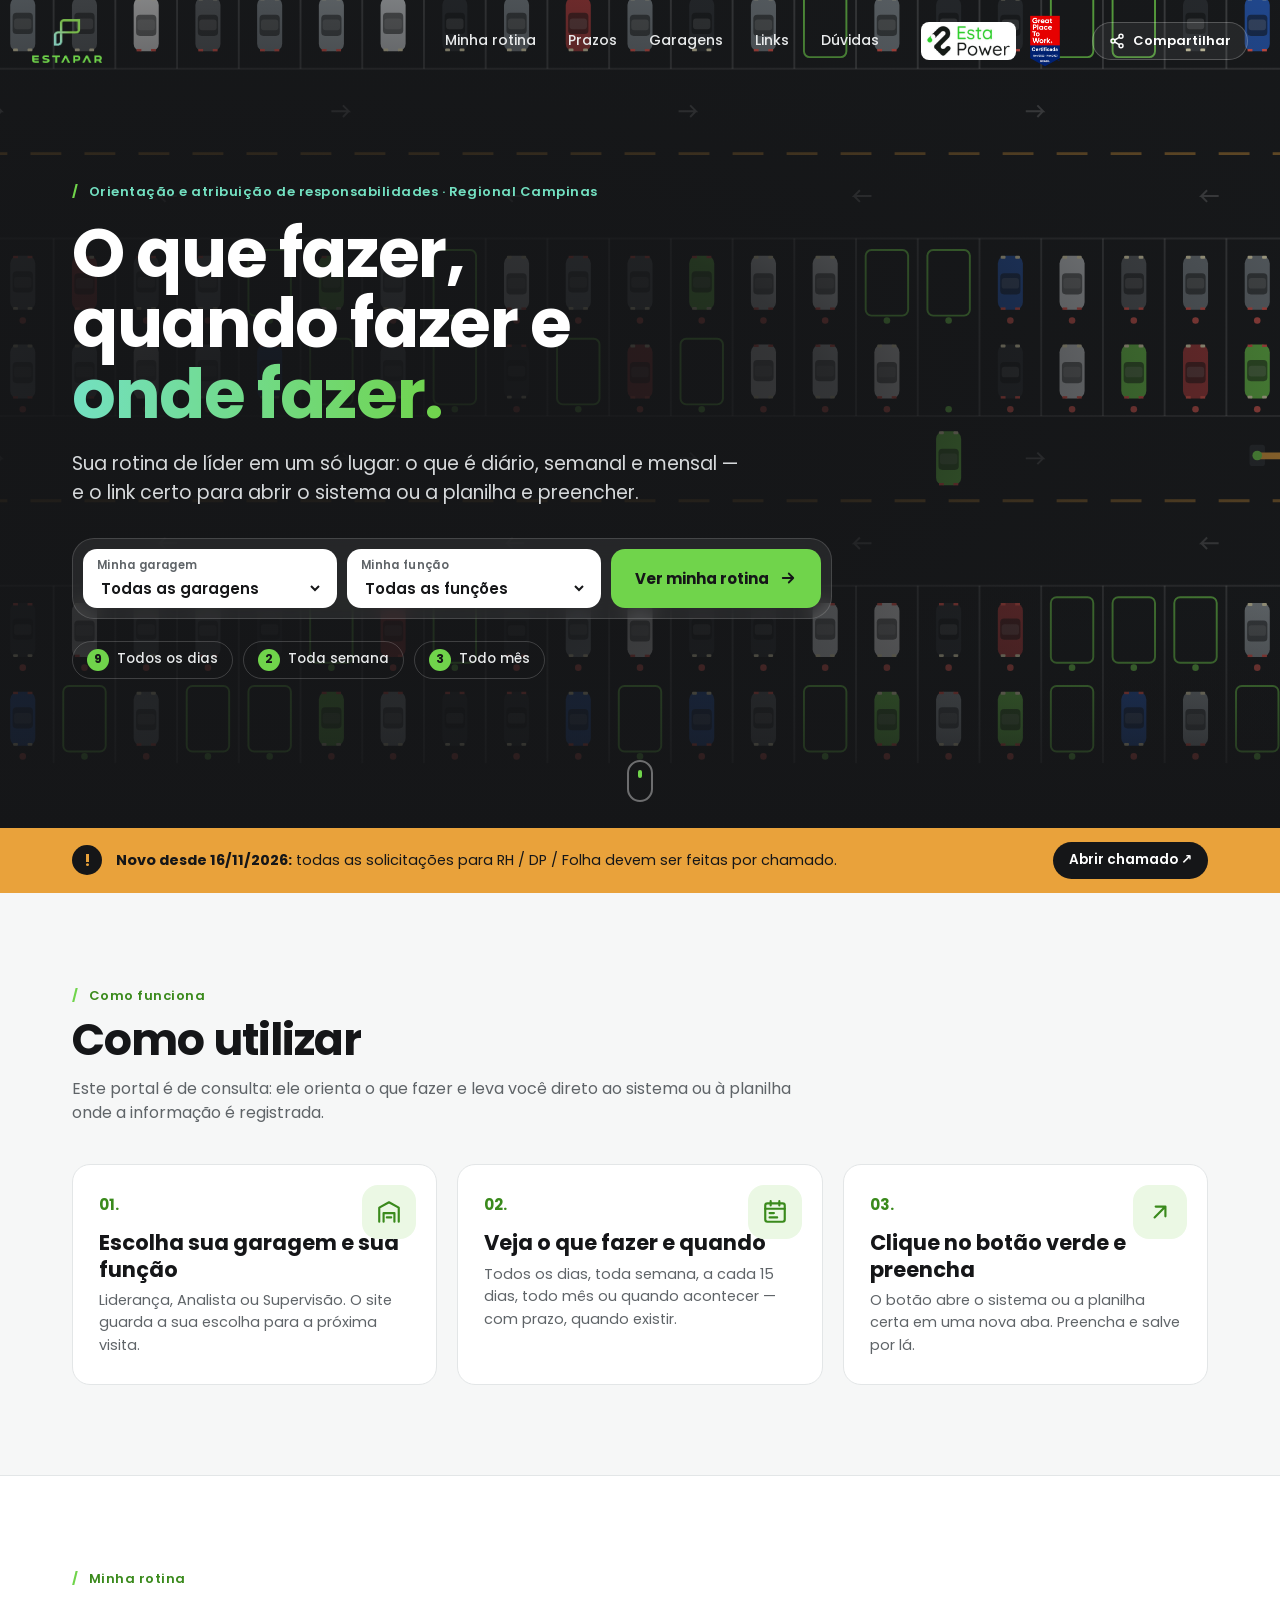
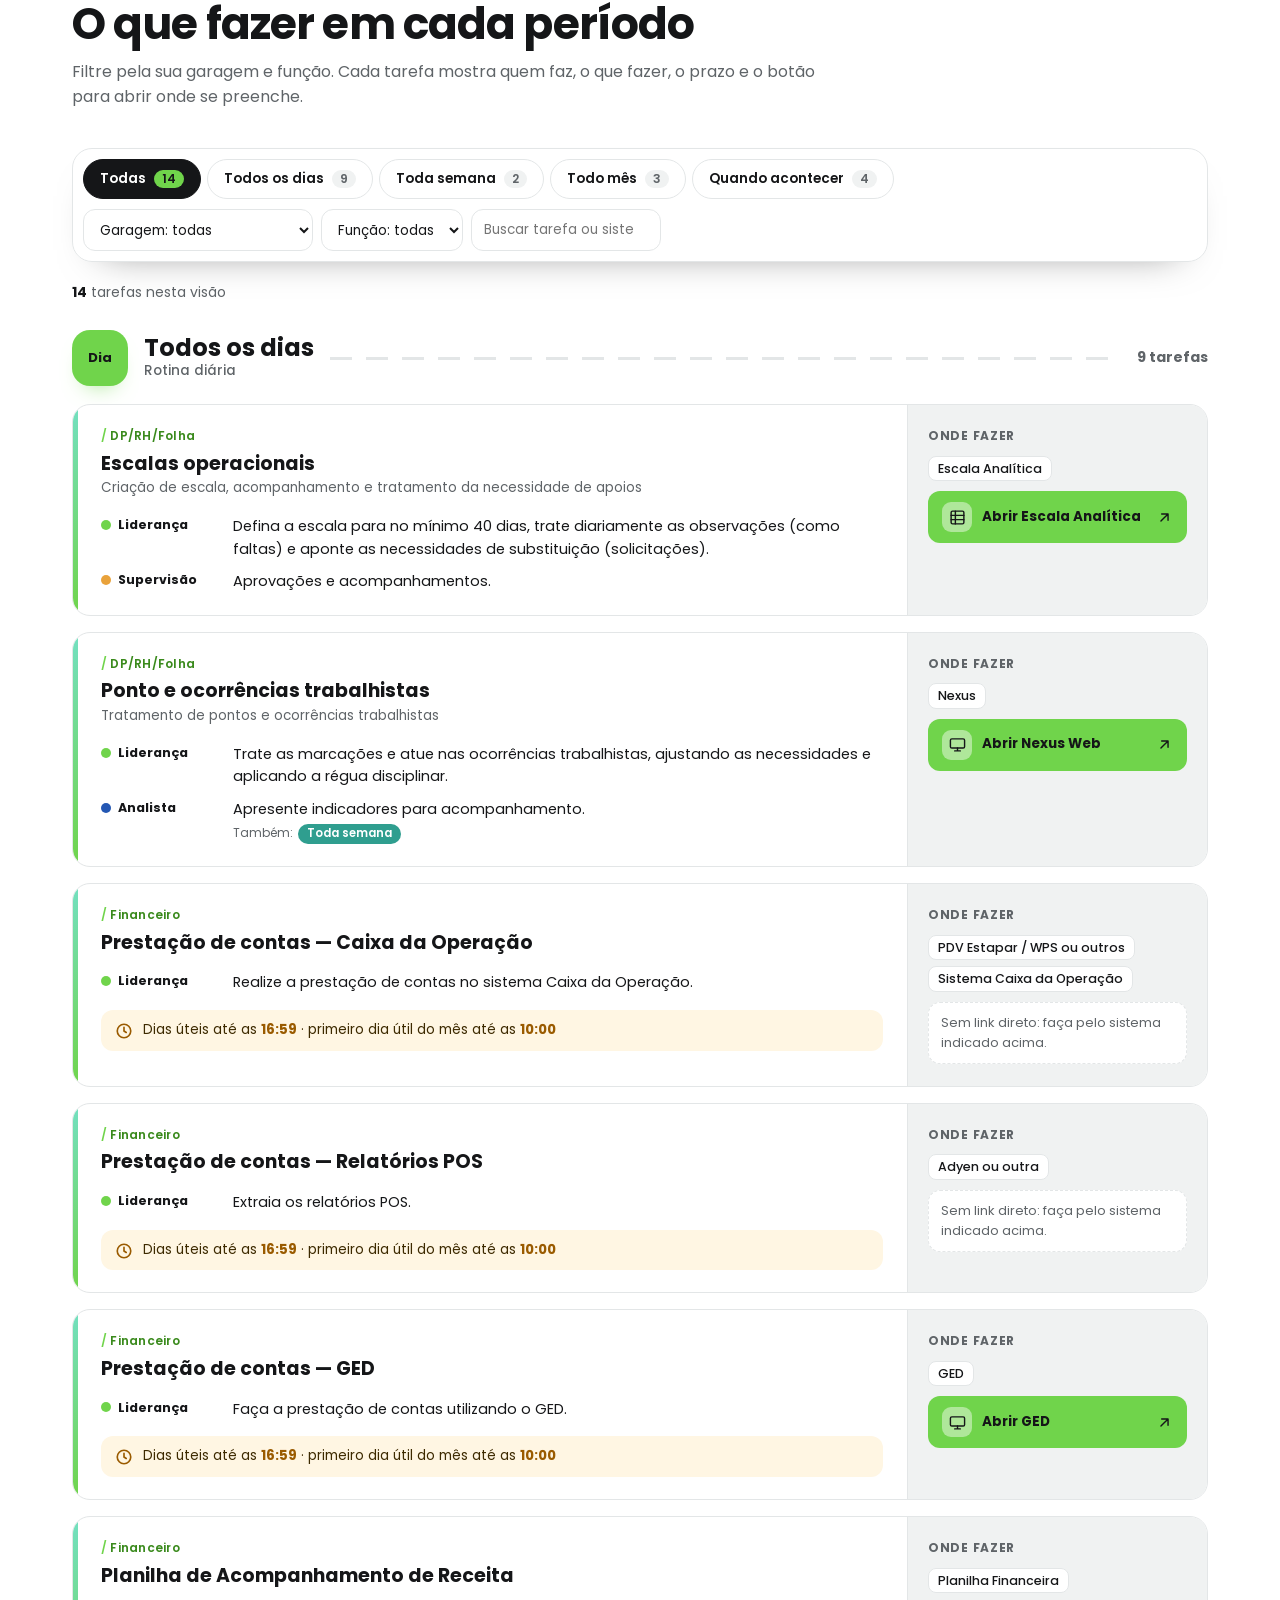
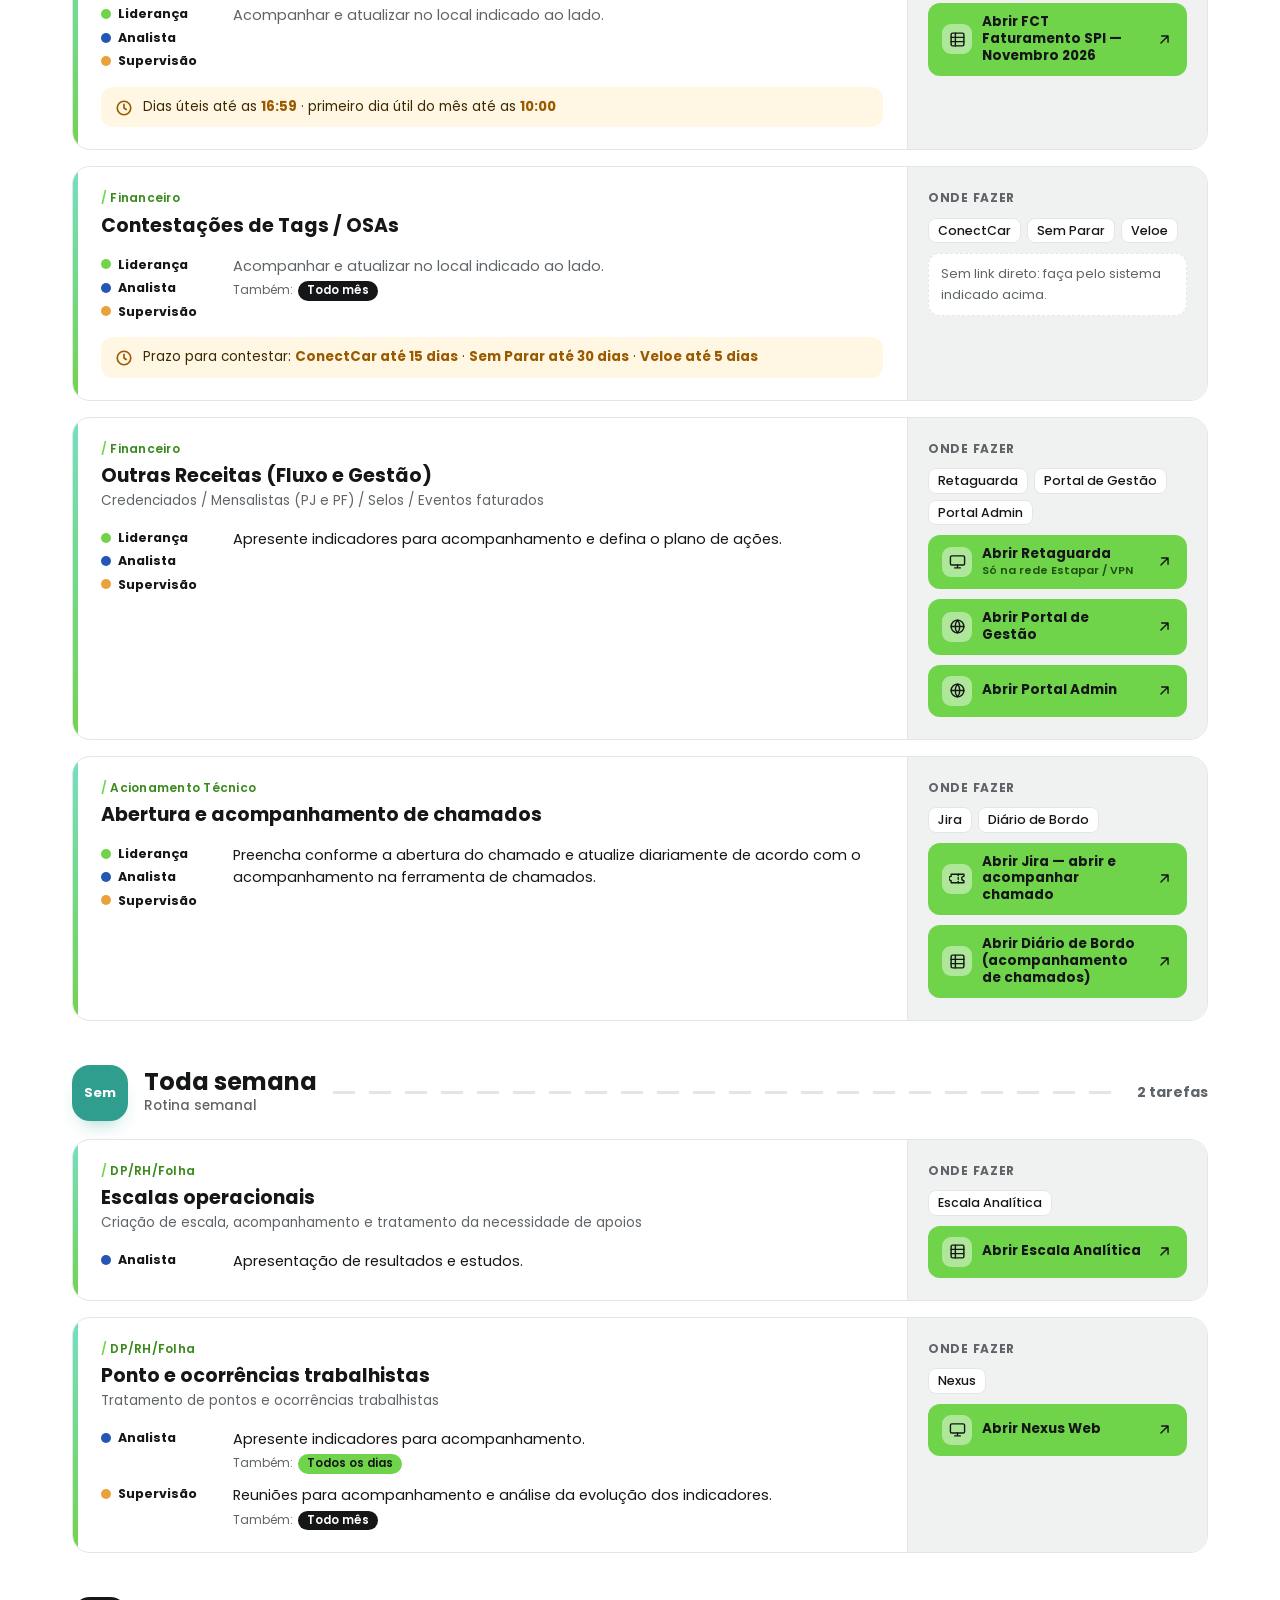
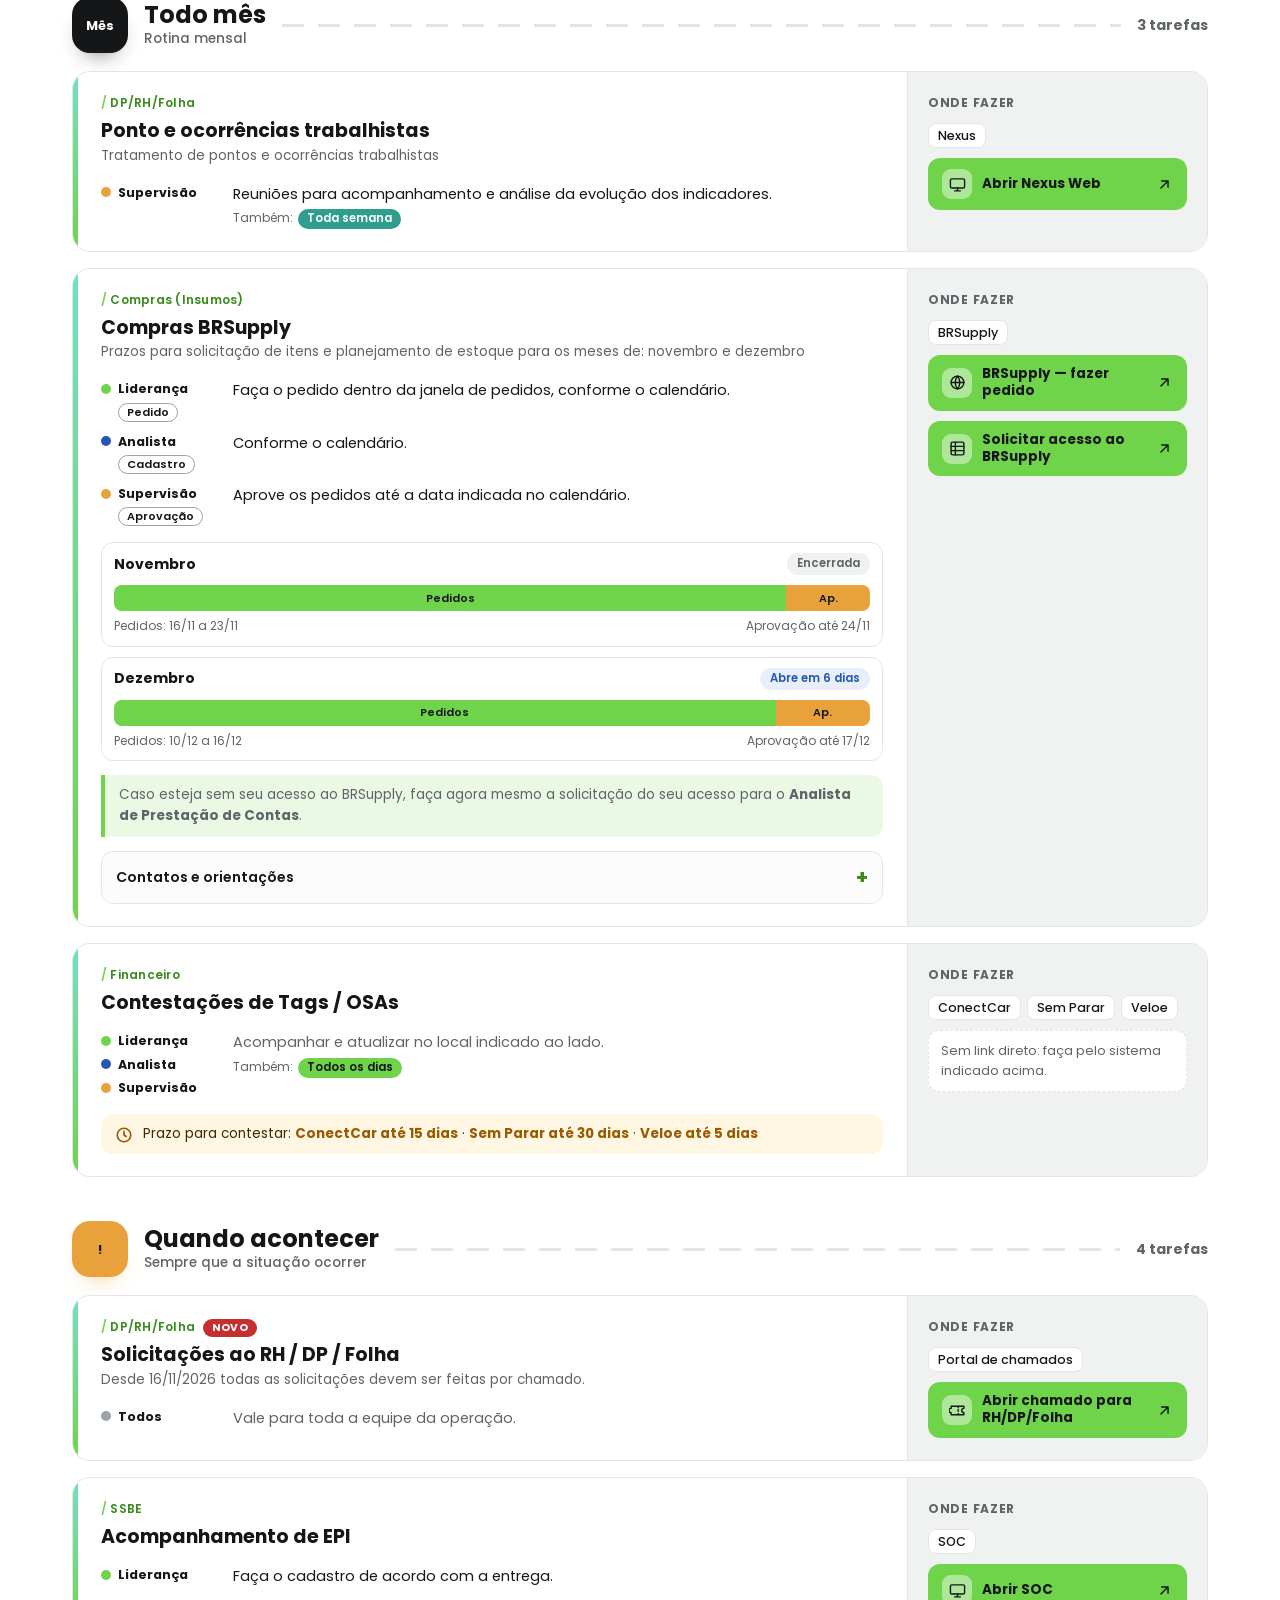
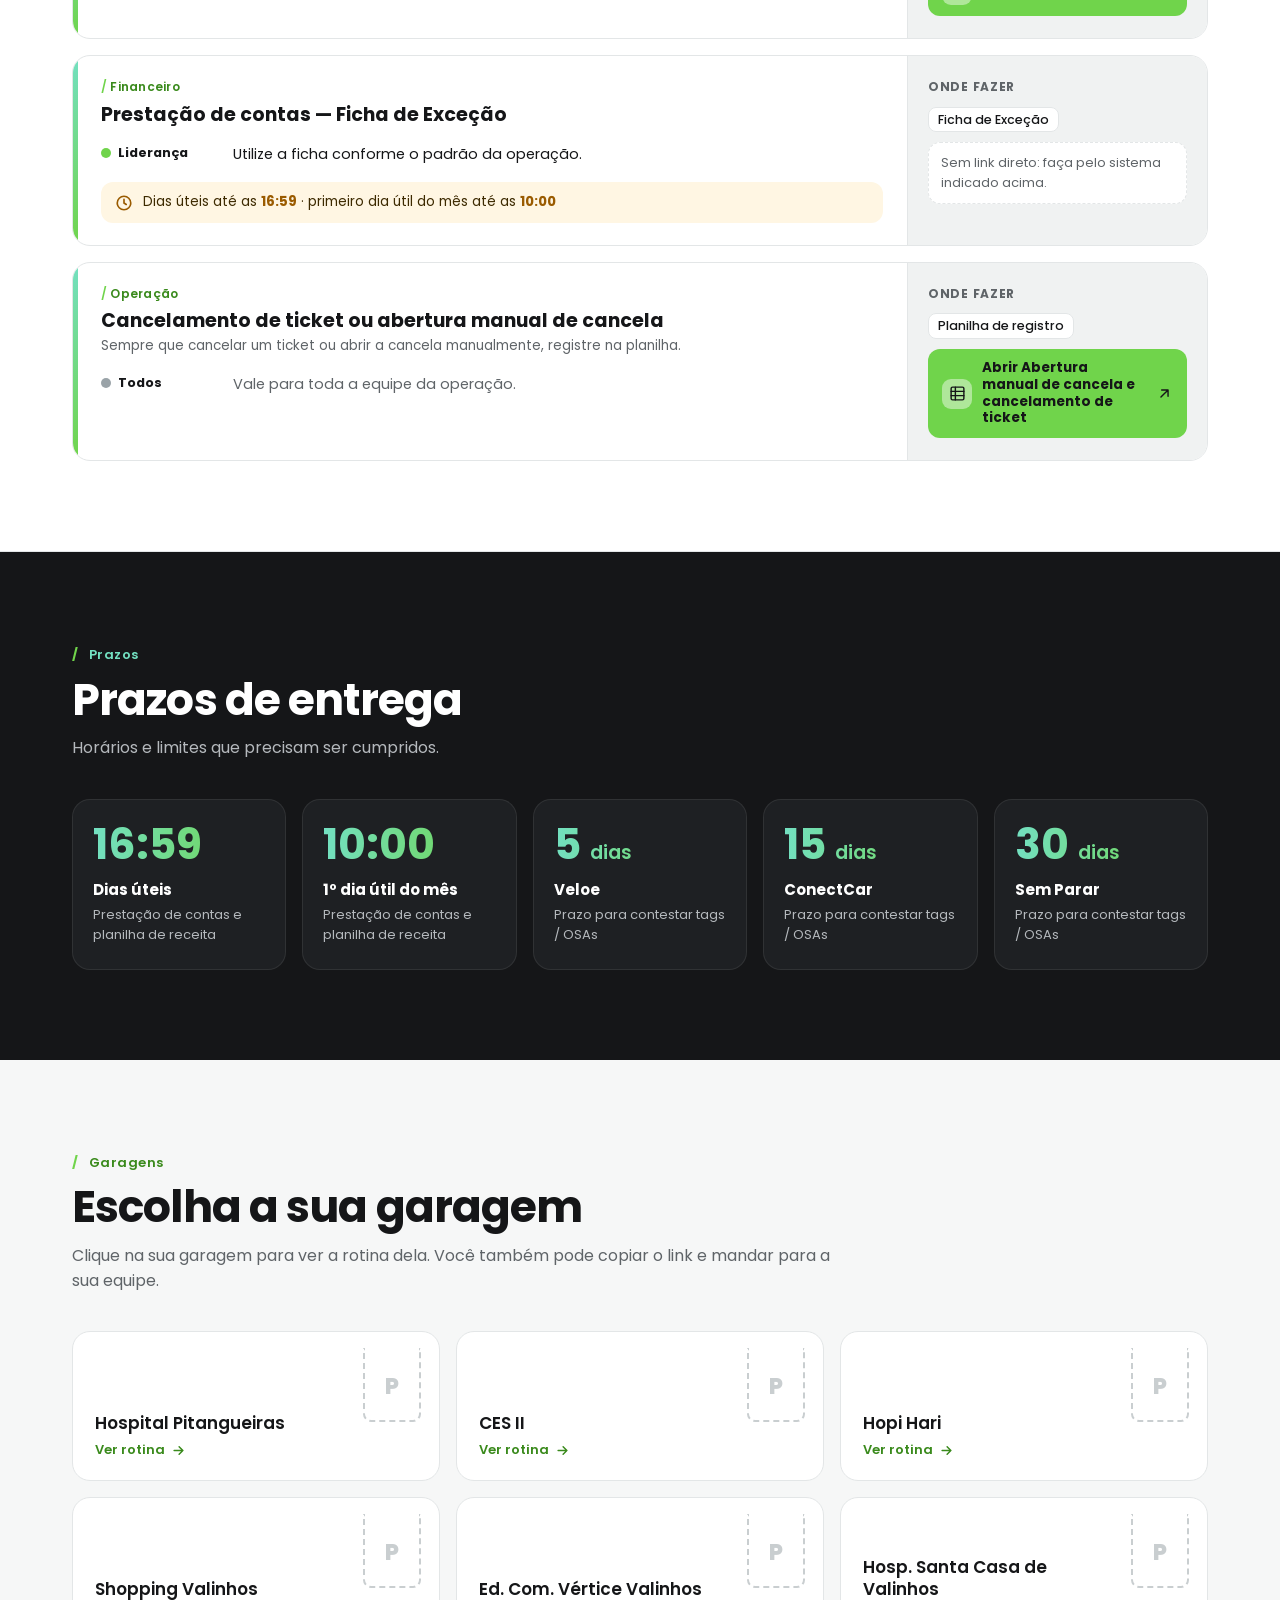
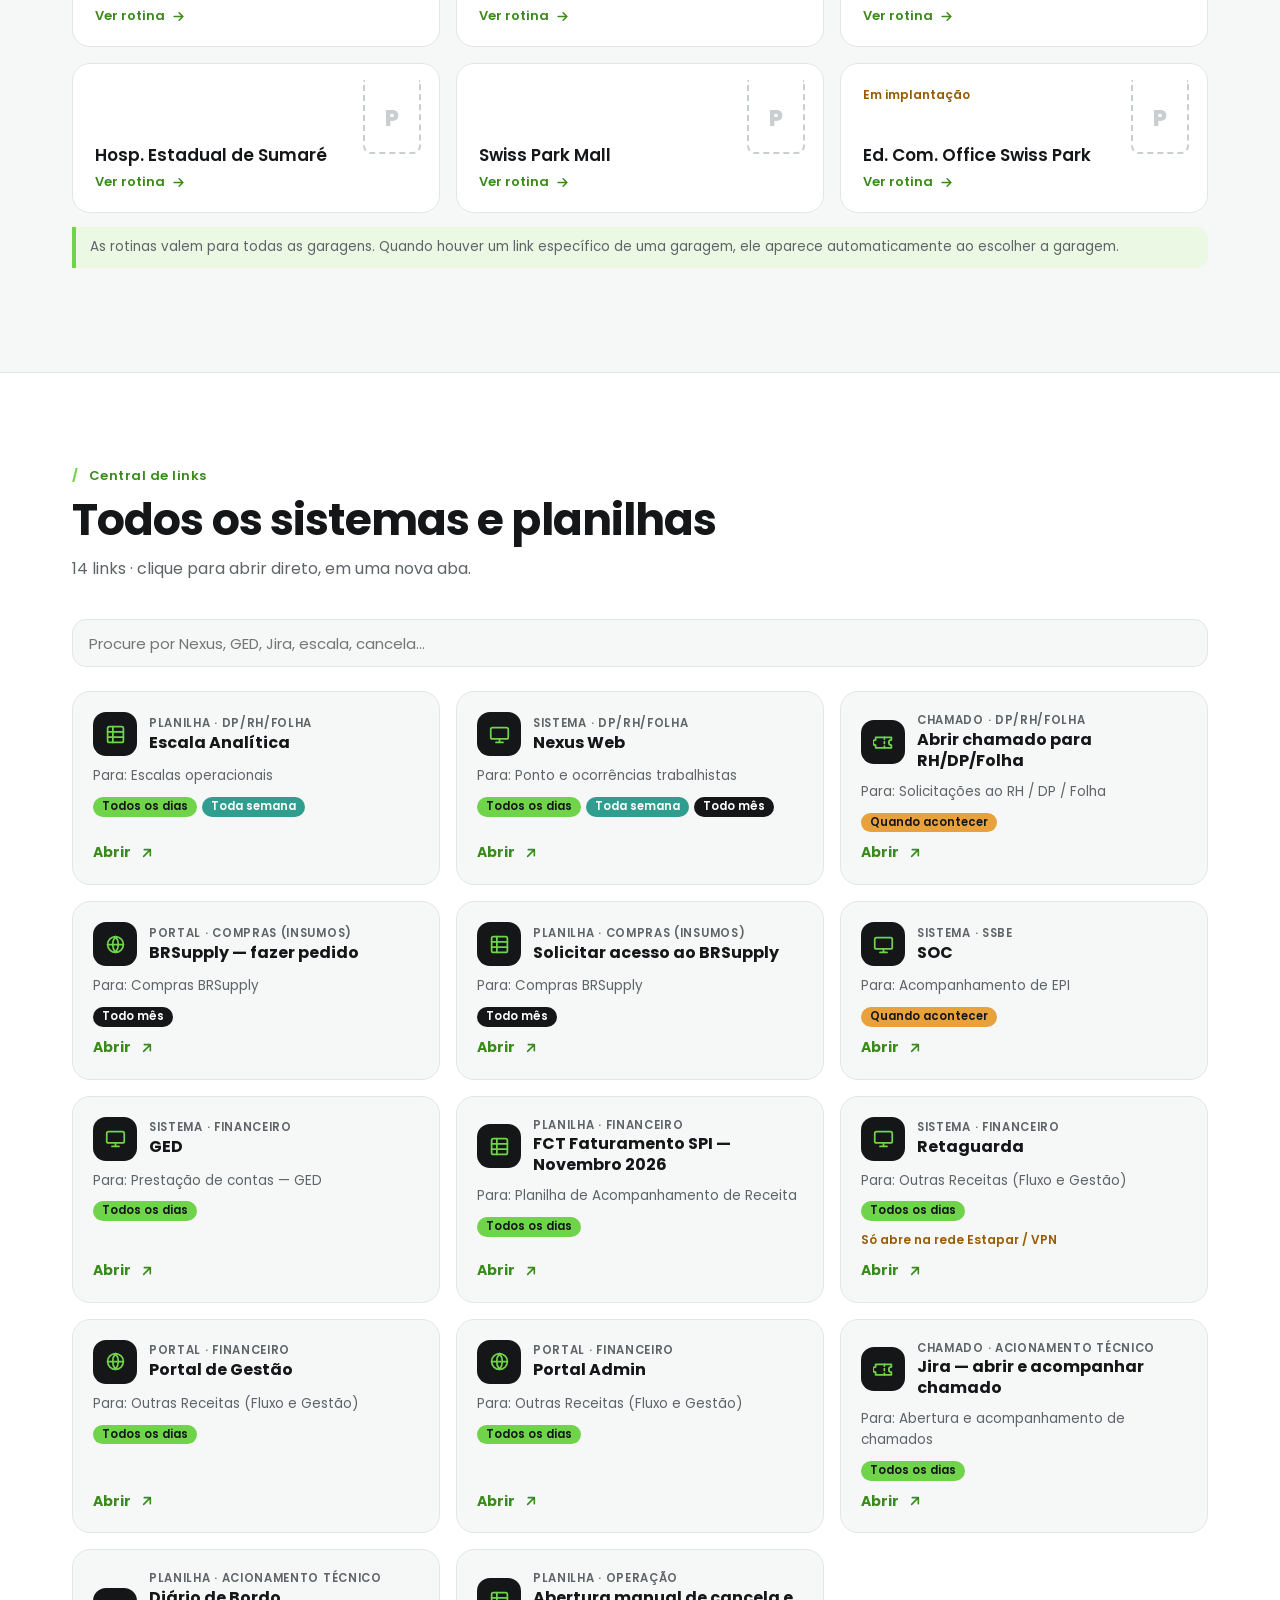
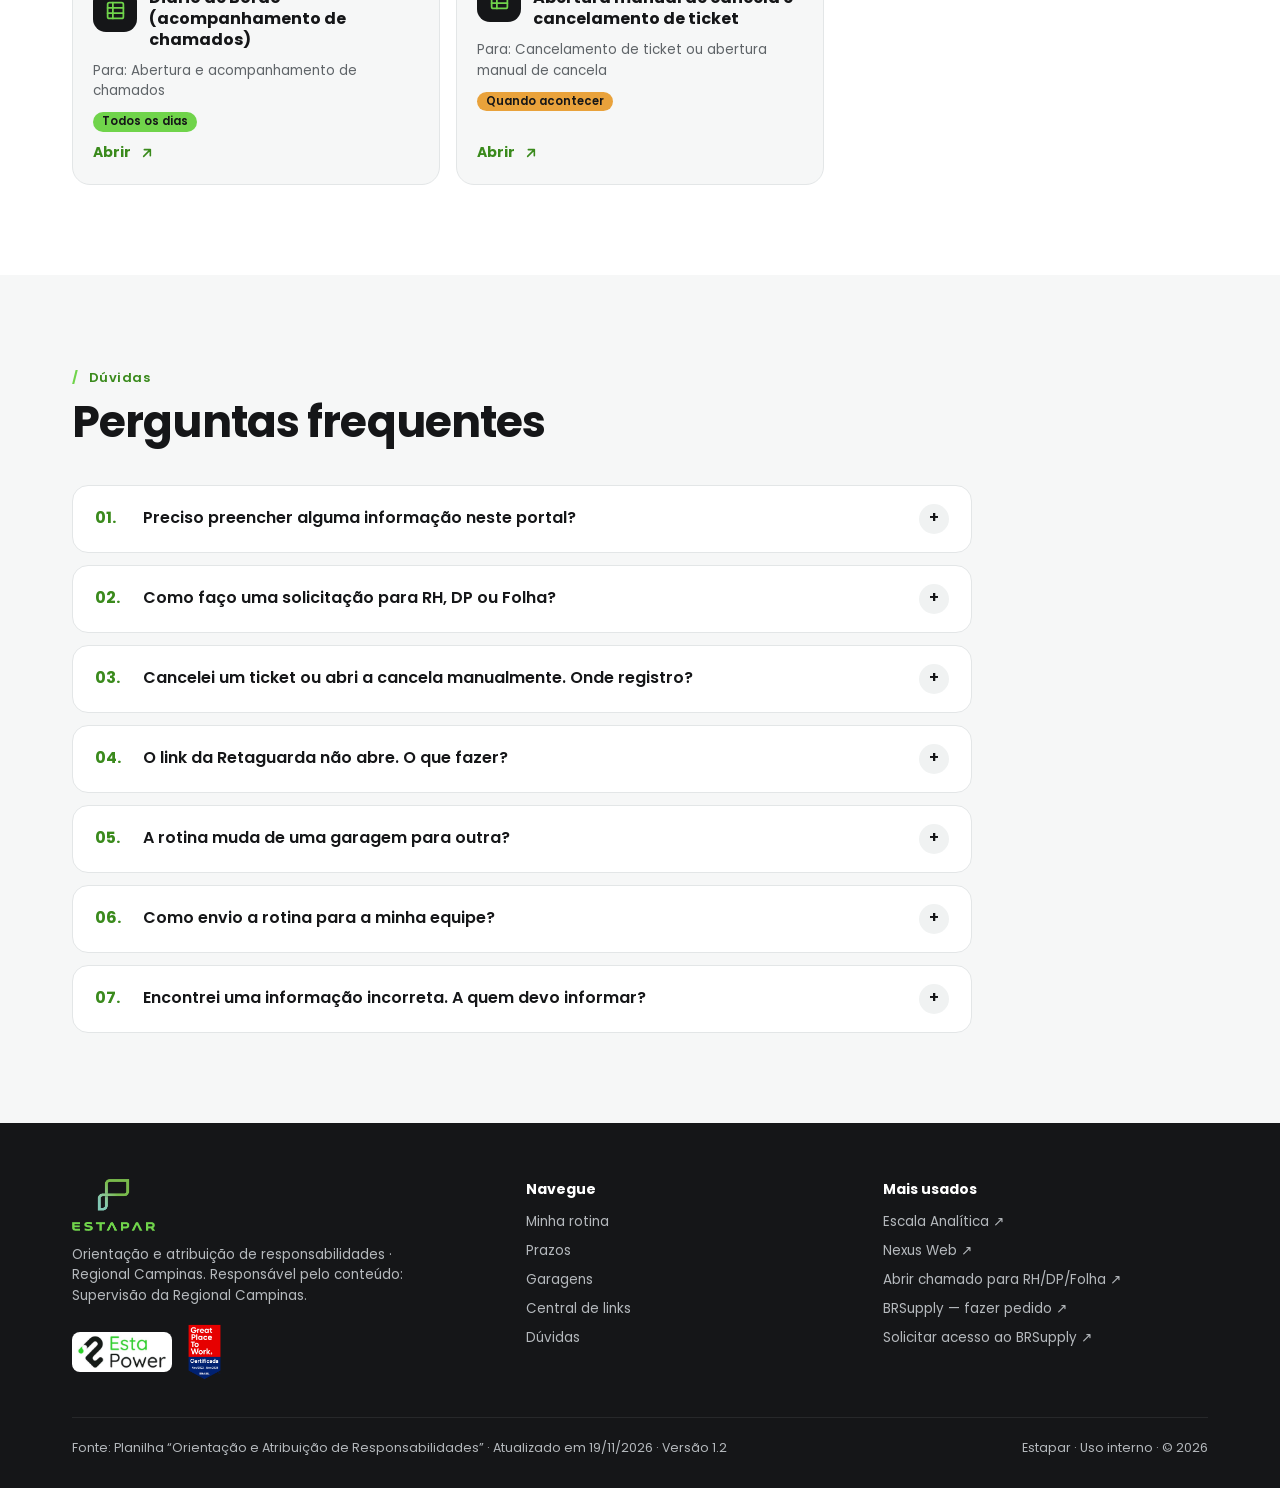
<file: index.html>
<!DOCTYPE html>
<html lang="pt-BR">
<head>
<meta charset="utf-8">
<meta name="viewport" content="width=device-width, initial-scale=1">
<meta name="robots" content="noindex, nofollow">
<title>Atribuição de Responsabilidades | Estapar</title>
<meta name="description" content="O que fazer, quando fazer e onde fazer: rotinas diárias, semanais e mensais dos líderes Estapar, com o link direto para cada sistema e planilha.">
<meta name="theme-color" content="#151618">
<meta property="og:type" content="website">
<meta property="og:site_name" content="Estapar">
<meta property="og:title" content="Atribuição de Responsabilidades | Estapar">
<meta property="og:description" content="O que fazer, quando fazer e onde fazer: rotinas e acesso direto aos sistemas e planilhas.">
<meta property="og:url" content="https://estapar-gestao.github.io/atribuicao-responsabilidades/">
<meta property="og:image" content="https://estapar-gestao.github.io/atribuicao-responsabilidades/assets/img/estapar.png">
<meta property="og:locale" content="pt_BR">
<link rel="icon" type="image/png" href="assets/img/estapar.png">
<link rel="preconnect" href="https://fonts.googleapis.com">
<link rel="preconnect" href="https://fonts.gstatic.com" crossorigin>
<link rel="stylesheet" href="https://fonts.googleapis.com/css2?family=Poppins:wght@400;500;600;700;800&display=swap">
<link rel="stylesheet" href="assets/css/site.css">
</head>
<body>

<!-- ================= CABEÇALHO ================= -->
<header class="nav" id="nav">
  <div class="in">
    <a class="logo" href="#inicio" aria-label="Estapar — início"><img src="assets/img/estapar.png" alt="Estapar" width="330" height="206"></a>
    <nav class="menu" id="menu" aria-label="Menu principal">
      <a href="#rotina">Minha rotina</a>
      <a href="#prazos">Prazos</a>
      <a href="#garagens">Garagens</a>
      <a href="#links">Links</a>
      <a href="#duvidas">Dúvidas</a>
    </nav>
    <div class="marcas">
      <span class="ep"><img src="assets/img/esta-power.jpg" alt="Esta Power"></span>
      <img class="gptw" src="assets/img/gptw.png" alt="Great Place to Work certificada">
    </div>
    <button class="bt-share" id="compartilhar" aria-haspopup="true" aria-expanded="false"><svg width="16" height="16" viewBox="0 0 24 24" fill="none" stroke="currentColor" stroke-width="2.2" stroke-linecap="round" stroke-linejoin="round" aria-hidden="true"><circle cx="18" cy="5" r="3"/><circle cx="6" cy="12" r="3"/><circle cx="18" cy="19" r="3"/><path d="M8.6 13.5l6.8 4M15.4 6.5l-6.8 4"/></svg><span>Compartilhar</span></button>
    <button class="burger" id="burger" aria-label="Abrir menu" aria-expanded="false"><svg width="22" height="22" viewBox="0 0 24 24" fill="none" stroke="currentColor" stroke-width="2.4" stroke-linecap="round"><path d="M4 7h16M4 12h16M4 17h16"/></svg></button>
  </div>
  <div class="estrada" aria-hidden="true"><div class="feito" id="feito"></div>
    <svg class="carro" id="carro" viewBox="0 0 60 36"><rect x="2" y="6" width="56" height="24" rx="8" fill="#70D44B"/><rect x="20" y="9" width="18" height="18" rx="4" fill="#151618" opacity=".55"/><rect x="54" y="9" width="4" height="5" rx="1" fill="#fff6c8"/><rect x="54" y="22" width="4" height="5" rx="1" fill="#fff6c8"/></svg>
  </div>
</header>

<!-- ================= CAPA ================= -->
<section class="hero" id="inicio">
  <div class="estac-wrap" id="estac" aria-hidden="true"></div>
  <div class="wrap">
    <div class="eyebrow anim-in" id="h-area">Orientação e atribuição de responsabilidades</div>
    <h1 class="anim-in d1">O que fazer, quando fazer e <span class="g">onde fazer.</span></h1>
    <p class="lead anim-in d2">Sua rotina de líder em um só lugar: o que é diário, semanal e mensal — e o link certo para abrir o sistema ou a planilha e preencher.</p>
    <form class="rapido anim-in d3" id="rapido">
      <div class="campo"><label for="h-g">Minha garagem</label><select id="h-g"></select></div>
      <div class="campo"><label for="h-r">Minha função</label><select id="h-r"></select></div>
      <button class="bt" type="submit">Ver minha rotina <svg viewBox="0 0 24 24"><path d="M5 12h14M13 6l6 6-6 6"/></svg></button>
    </form>
    <div class="atalhos anim-in d4" id="atalhos"></div>
  </div>
  <div class="rolar" aria-hidden="true"></div>
</section>

<!-- ================= AVISOS ================= -->
<div id="avisos"></div>

<!-- ================= COMO FUNCIONA ================= -->
<section id="como">
  <div class="wrap">
    <div class="sec-h rv"><span class="eyebrow esc">Como funciona</span><h2>Como utilizar</h2><p>Este portal é de consulta: ele orienta o que fazer e leva você direto ao sistema ou à planilha onde a informação é registrada.</p></div>
    <div class="passos">
      <div class="passo rv"><div class="ico"><svg viewBox="0 0 24 24"><path d="M3 21V8l9-5 9 5v13"/><path d="M7 21v-8h10v8"/><path d="M10 17h4"/></svg></div><span class="n">01.</span><h3>Escolha sua garagem e sua função</h3><p>Liderança, Analista ou Supervisão. O site guarda a sua escolha para a próxima visita.</p></div>
      <div class="passo rv"><div class="ico"><svg viewBox="0 0 24 24"><rect x="3" y="4" width="18" height="17" rx="2"/><path d="M3 9h18M8 2v4M16 2v4M7 13h4M7 17h7"/></svg></div><span class="n">02.</span><h3>Veja o que fazer e quando</h3><p>Todos os dias, toda semana, a cada 15 dias, todo mês ou quando acontecer — com prazo, quando existir.</p></div>
      <div class="passo rv"><div class="ico"><svg viewBox="0 0 24 24"><path d="M7 17L17 7M8 7h9v9"/></svg></div><span class="n">03.</span><h3>Clique no botão verde e preencha</h3><p>O botão abre o sistema ou a planilha certa em uma nova aba. Preencha e salve por lá.</p></div>
    </div>
  </div>
</section>

<!-- ================= MINHA ROTINA ================= -->
<section id="rotina">
  <div class="wrap">
    <div class="sec-h rv"><span class="eyebrow esc">Minha rotina</span><h2 id="r-tit">O que fazer em cada período</h2><p>Filtre pela sua garagem e função. Cada tarefa mostra quem faz, o que fazer, o prazo e o botão para abrir onde se preenche.</p></div>
    <div class="filtro" id="filtro">
      <div class="pers" id="pers" role="tablist" aria-label="Periodicidade"></div>
      <div class="sel">
        <select id="f-g" aria-label="Garagem"></select>
        <select id="f-r" aria-label="Função"></select>
        <input id="f-q" type="search" placeholder="Buscar tarefa ou sistema…" aria-label="Buscar">
        <button class="limpar" id="limpar" hidden>Limpar</button>
      </div>
    </div>
    <div class="resumo" id="resumo"></div>
    <div id="faixas"></div>
  </div>
</section>

<!-- ================= PRAZOS ================= -->
<section id="prazos">
  <div class="wrap">
    <div class="sec-h rv"><span class="eyebrow">Prazos</span><h2>Prazos de entrega</h2><p>Horários e limites que precisam ser cumpridos.</p></div>
    <div class="prz" id="prz"></div>
  </div>
</section>

<!-- ================= GARAGENS ================= -->
<section id="garagens">
  <div class="wrap">
    <div class="sec-h rv"><span class="eyebrow esc">Garagens</span><h2>Escolha a sua garagem</h2><p>Clique na sua garagem para ver a rotina dela. Você também pode copiar o link e mandar para a sua equipe.</p></div>
    <div class="gars" id="gars"></div>
    <p class="nota rv">As rotinas valem para todas as garagens. Quando houver um link específico de uma garagem, ele aparece automaticamente ao escolher a garagem.</p>
  </div>
</section>

<!-- ================= LINKS ================= -->
<section id="links">
  <div class="wrap">
    <div class="sec-h rv"><span class="eyebrow esc">Central de links</span><h2>Todos os sistemas e planilhas</h2><p id="lk-sub">Clique para abrir direto, em uma nova aba.</p></div>
    <div class="lk-busca rv"><input id="lk-q" type="search" placeholder="Procure por Nexus, GED, Jira, escala, cancela…" aria-label="Buscar link"></div>
    <div class="tiles" id="tiles"></div>
  </div>
</section>

<!-- ================= DÚVIDAS ================= -->
<section id="duvidas">
  <div class="wrap">
    <div class="sec-h rv"><span class="eyebrow esc">Dúvidas</span><h2>Perguntas frequentes</h2></div>
    <div class="faq" id="faq"></div>
    </div>
</section>

<!-- ================= RODAPÉ ================= -->
<footer>
  <div class="wrap">
    <div class="ft">
      <div>
        <img class="lg" src="assets/img/estapar.png" alt="Estapar">
        <p style="margin:0;max-width:40ch" id="ft-area"></p>
        <div class="mc"><span class="ep"><img src="assets/img/esta-power.jpg" alt="Esta Power"></span><img class="gptw" src="assets/img/gptw.png" alt="Great Place to Work certificada"></div>
      </div>
      <div><h4>Navegue</h4><ul><li><a href="#rotina">Minha rotina</a></li><li><a href="#prazos">Prazos</a></li><li><a href="#garagens">Garagens</a></li><li><a href="#links">Central de links</a></li><li><a href="#duvidas">Dúvidas</a></li></ul></div>
      <div><h4>Mais usados</h4><ul id="ft-links"></ul></div>
    </div>
    <div class="copy"><span id="ft-fonte"></span><span id="ft-uso">Estapar · uso interno</span></div>
  </div>
</footer>

<button class="topo" id="topo" aria-label="Voltar ao topo"><svg viewBox="0 0 24 24"><path d="M12 19V5M6 11l6-6 6 6"/></svg></button>
<div class="share-pop" id="sharePop" role="menu" hidden>
  <div class="h">Compartilhar esta página</div>
  <button role="menuitem" data-acao="copiar"><svg width="18" height="18" viewBox="0 0 24 24" fill="none" stroke="currentColor" stroke-width="2" stroke-linecap="round" stroke-linejoin="round" aria-hidden="true"><path d="M10 13a5 5 0 0 0 7.5.5l3-3a5 5 0 0 0-7-7l-1.7 1.7"/><path d="M14 11a5 5 0 0 0-7.5-.5l-3 3a5 5 0 0 0 7 7l1.7-1.7"/></svg>Copiar link</button>
  <a role="menuitem" id="sh-wa" target="_blank" rel="noopener"><svg width="18" height="18" viewBox="0 0 24 24" fill="none" stroke="currentColor" stroke-width="2" stroke-linecap="round" stroke-linejoin="round" aria-hidden="true"><path d="M21 12a9 9 0 0 1-13.3 7.9L3 21l1.2-4.5A9 9 0 1 1 21 12z"/></svg>Enviar por WhatsApp</a>
  <a role="menuitem" id="sh-em" target="_blank" rel="noopener"><svg width="18" height="18" viewBox="0 0 24 24" fill="none" stroke="currentColor" stroke-width="2" stroke-linecap="round" stroke-linejoin="round" aria-hidden="true"><rect x="3" y="5" width="18" height="14" rx="2"/><path d="M3 7l9 6 9-6"/></svg>Enviar por e-mail</a>
  <input id="shareLink" readonly aria-label="Link da página">
</div>
<div class="toast" id="toast" role="status" aria-live="polite"></div>

<noscript><p style="padding:24px;text-align:center">Ative o JavaScript do navegador para ver as rotinas.</p></noscript>
<script src="dados.js"></script>
<script src="assets/js/site.js"></script>
</body>
</html>
</file>
<file: assets/css/site.css>
:root{
  --brand:#70D44B; --teal:#73E0C1; --ink:#3A8A1C; --soft:#EBF8E4;
  --dark:#151618; --dark2:#1E2023; --dmute:#B5B9BD;
  --bg:#F6F7F7; --card:#FFFFFF; --fg:#151618; --mute:#5F6468; --line:#E3E6E7; --chip:#F0F2F2;
  --amber:#E9A23B; --warn:#9A5B00; --info:#2457B3; --crit:#C62F2F;
  --f:"Poppins",system-ui,"Segoe UI",Arial,sans-serif;
  --r:18px; --ease:cubic-bezier(.2,.7,.2,1);
}
*{box-sizing:border-box}
[hidden]{display:none!important}
html{scroll-behavior:smooth;scroll-padding-top:150px}
body{margin:0;background:var(--bg);color:var(--fg);font-family:var(--f);font-size:15px;line-height:1.55;overflow-x:hidden;-webkit-font-smoothing:antialiased}
img{max-width:100%}
a{color:inherit;text-decoration:none}
button,input,select{font:inherit;color:inherit}
:focus-visible{outline:3px solid var(--brand);outline-offset:2px;border-radius:6px}
.wrap{max-width:1200px;margin:0 auto;padding:0 32px}

/* ================= CABEÇALHO ================= */
.nav{position:fixed;inset:0 0 auto 0;z-index:50;transition:background .35s,box-shadow .35s,backdrop-filter .35s}
.nav .in{max-width:1280px;margin:0 auto;padding:14px 32px;display:flex;align-items:center;gap:28px}
.nav .logo img{height:44px;width:auto;display:block;transition:height .3s}
.nav.solid{background:#151618ee;backdrop-filter:blur(12px);box-shadow:0 10px 30px -18px #000}
.nav.solid .logo img{height:36px}
.menu{display:flex;gap:4px;margin-left:auto}
.menu a{color:#E8EAEB;font-weight:500;font-size:14px;padding:8px 14px;border-radius:999px;transition:background .2s,color .2s}
.menu a:hover,.menu a.on{background:#ffffff14;color:var(--brand)}
.marcas{display:flex;align-items:center;gap:10px}
.marcas .ep{background:#fff;border-radius:8px;padding:3px 5px;height:38px;display:block}
.marcas .ep img{height:100%;width:auto;display:block}
.marcas .gptw{height:54px;width:auto;display:block}
.bt-share{border:1px solid #ffffff38;background:#ffffff10;color:#fff;border-radius:999px;height:38px;padding:0 16px;cursor:pointer;font-weight:600;font-size:13px;display:inline-flex;align-items:center;gap:8px;transition:.2s}
.bt-share:hover{border-color:var(--brand);background:#70D44B26}
.burger{display:none;border:0;background:#ffffff14;color:#fff;width:42px;height:42px;border-radius:12px;cursor:pointer;margin-left:auto}
/* estrada de progresso: o carrinho anda conforme a rolagem */
.estrada{position:absolute;left:0;right:0;bottom:-6px;height:6px;pointer-events:none;opacity:0;transition:opacity .3s}
.nav.solid .estrada{opacity:1}
.estrada::before{content:"";position:absolute;left:0;right:0;top:2px;height:2px;background:repeating-linear-gradient(90deg,#ffffff30 0 18px,transparent 18px 30px)}
.estrada .feito{position:absolute;left:0;top:1px;height:4px;width:0;background:linear-gradient(90deg,var(--teal),var(--brand));border-radius:0 4px 4px 0}
.estrada .carro{position:absolute;top:-7px;left:0;width:30px;height:18px;transform:translateX(-50%);filter:drop-shadow(0 2px 3px #0008)}

/* ================= CAPA ================= */
.hero{position:relative;min-height:min(92vh,860px);background:var(--dark);color:#fff;overflow:hidden;display:flex;align-items:center;padding:120px 0 90px}
.estac-wrap{position:absolute;inset:-20px;transition:transform .4s ease-out}
.estac{width:100%;height:100%;display:block}
.estac .mov{animation:anda linear infinite}
.estac .mov.volta{animation-name:volta}
@keyframes anda{from{transform:translateX(-160px)}to{transform:translateX(1760px)}}
@keyframes volta{from{transform:translateX(1760px)}to{transform:translateX(-160px)}}
.estac .sens{animation:sens 4s ease-in-out infinite}
@keyframes sens{0%,100%{opacity:.3}50%{opacity:1}}
.estac .faixa{animation:faixa 2.4s linear infinite}
@keyframes faixa{to{stroke-dashoffset:-56}}
.estac .cancela{transform-box:fill-box;transform-origin:0% 50%;animation:cancela 8s ease-in-out infinite}
@keyframes cancela{0%,28%,100%{transform:rotate(0)}38%,66%{transform:rotate(-72deg)}}
.estac .vaga{animation:vaga 6s ease-in-out infinite}
@keyframes vaga{0%,100%{opacity:0}40%,60%{opacity:.9}}
.estac .estaciona{animation:estaciona 14s var(--ease) infinite}
@keyframes estaciona{0%{transform:translate(-200px,0)}35%{transform:translate(0,0)}45%,85%{transform:translate(0,-88px)}95%,100%{transform:translate(0,-88px);opacity:0}}
.hero::after{content:"";position:absolute;inset:0;pointer-events:none;
  background:radial-gradient(ellipse at 20% 50%,#151618f5 0%,#151618d8 40%,#15161870 75%,#15161840 100%),linear-gradient(0deg,#151618 0%,#15161800 30%)}
.hero .wrap{position:relative;z-index:2;width:100%}
.eyebrow{display:inline-flex;align-items:center;gap:10px;font-size:13px;font-weight:600;letter-spacing:.04em;color:var(--teal)}
.eyebrow::before{content:"/";color:var(--brand);font-weight:700}
.hero h1{font-size:clamp(34px,5.6vw,68px);line-height:1.04;font-weight:700;letter-spacing:-.02em;margin:16px 0 18px;max-width:14ch}
.hero h1 .g{background:linear-gradient(90deg,var(--teal),var(--brand));-webkit-background-clip:text;background-clip:text;color:transparent}
.hero .lead{font-size:clamp(15px,1.6vw,19px);color:#D6D9DB;max-width:56ch;margin:0 0 30px}
.anim-in{opacity:0;transform:translateY(24px);animation:sobe .9s var(--ease) forwards}
.d1{animation-delay:.1s}.d2{animation-delay:.25s}.d3{animation-delay:.4s}.d4{animation-delay:.55s}
@keyframes sobe{to{opacity:1;transform:none}}
/* seletor rápido na capa */
.rapido{display:flex;gap:10px;flex-wrap:wrap;align-items:stretch;background:#ffffff12;border:1px solid #ffffff26;backdrop-filter:blur(10px);border-radius:22px;padding:10px;max-width:760px}
.campo{flex:1 1 210px;display:flex;flex-direction:column;gap:2px;background:#fff;color:var(--fg);border-radius:14px;padding:8px 14px}
.campo label{font-size:11.5px;font-weight:600;color:var(--mute);letter-spacing:.03em}
.campo select{border:0;background:none;padding:0;font-weight:600;font-size:15px;cursor:pointer;outline:none;width:100%}
.bt{display:inline-flex;align-items:center;justify-content:center;gap:10px;border:0;cursor:pointer;background:var(--brand);color:var(--dark);font-weight:700;font-size:15px;border-radius:14px;padding:14px 24px;transition:transform .2s var(--ease),background .2s,box-shadow .2s}
.bt:hover{background:#86E063;transform:translateY(-2px);box-shadow:0 14px 26px -14px #70D44B}
.bt svg{width:18px;height:18px;stroke:currentColor;fill:none;stroke-width:2.4;stroke-linecap:round;stroke-linejoin:round;transition:transform .2s}
.bt:hover svg{transform:translateX(3px)}
.atalhos{display:flex;gap:10px;flex-wrap:wrap;margin-top:22px}
.atalhos a{display:inline-flex;align-items:center;gap:8px;font-size:13.5px;font-weight:500;color:#E8EAEB;border:1px solid #ffffff2e;border-radius:999px;padding:7px 14px;transition:.2s}
.atalhos a:hover{border-color:var(--brand);color:var(--brand)}
.atalhos a b{display:grid;place-items:center;min-width:22px;height:22px;padding:0 6px;border-radius:999px;background:var(--brand);color:var(--dark);font-size:12px}
.rolar{position:absolute;left:50%;bottom:26px;z-index:2;transform:translateX(-50%);width:26px;height:42px;border:2px solid #ffffff60;border-radius:14px}
.rolar::after{content:"";position:absolute;left:50%;top:8px;width:4px;height:8px;margin-left:-2px;border-radius:2px;background:var(--brand);animation:rolar 1.8s ease-in-out infinite}
@keyframes rolar{0%{opacity:0;transform:translateY(0)}40%{opacity:1}100%{opacity:0;transform:translateY(14px)}}

/* ================= AVISO ================= */
.aviso-faixa{background:var(--amber);color:var(--dark)}
.aviso-faixa .wrap{display:flex;align-items:center;gap:14px;padding-top:14px;padding-bottom:14px;flex-wrap:wrap}
.aviso-faixa .ic{width:30px;height:30px;border-radius:50%;background:var(--dark);color:var(--amber);display:grid;place-items:center;font-weight:800;flex:none;animation:pulsa 2.2s ease-in-out infinite}
@keyframes pulsa{0%,100%{box-shadow:0 0 0 0 #15161855}50%{box-shadow:0 0 0 8px #15161800}}
.aviso-faixa p{margin:0;flex:1 1 300px;font-size:14.5px}
.aviso-faixa a{background:var(--dark);color:#fff;font-weight:600;font-size:13.5px;border-radius:999px;padding:8px 16px;white-space:nowrap;transition:.2s}
.aviso-faixa a:hover{background:#000;color:var(--brand)}

/* ================= SEÇÕES ================= */
section{padding:90px 0}
.sec-h{margin-bottom:38px;max-width:760px}
.sec-h h2{font-size:clamp(28px,3.6vw,44px);line-height:1.1;letter-spacing:-.02em;margin:10px 0 12px;font-weight:700}
.sec-h p{margin:0;color:var(--mute);font-size:16px}
.eyebrow.esc{color:var(--ink)}
.rv{opacity:0;transform:translateY(28px);transition:opacity .7s var(--ease),transform .7s var(--ease)}
.rv.vis{opacity:1;transform:none}

/* como funciona */
.passos{display:grid;grid-template-columns:repeat(3,minmax(0,1fr));gap:20px;counter-reset:p}
.passo{background:var(--card);border:1px solid var(--line);border-radius:var(--r);padding:28px 26px;position:relative;overflow:hidden;transition:transform .3s var(--ease),box-shadow .3s}
.passo:hover{transform:translateY(-6px);box-shadow:0 24px 40px -28px #0007}
.passo .n{font-size:15px;font-weight:700;color:var(--ink)}
.passo h3{font-size:21px;margin:14px 0 6px;line-height:1.25}
.passo p{margin:0;color:var(--mute);font-size:14.5px}
.passo .ico{position:absolute;right:20px;top:20px;width:54px;height:54px;border-radius:16px;background:var(--soft);display:grid;place-items:center}
.passo .ico svg{width:26px;height:26px;stroke:var(--ink);fill:none;stroke-width:2;stroke-linecap:round;stroke-linejoin:round}

/* ================= MINHA ROTINA ================= */
#rotina{background:var(--card);border-top:1px solid var(--line);border-bottom:1px solid var(--line)}
.filtro{position:sticky;top:64px;z-index:30;background:#ffffffef;backdrop-filter:blur(12px);border:1px solid var(--line);border-radius:20px;padding:10px;display:flex;gap:10px;flex-wrap:wrap;align-items:center;box-shadow:0 18px 40px -30px #0008;margin-bottom:34px}
.pers{display:flex;gap:6px;overflow-x:auto;scrollbar-width:none;flex:1 1 auto;min-width:0}
.pers::-webkit-scrollbar{display:none}
.pers button{flex:none;border:1px solid var(--line);background:var(--card);border-radius:999px;padding:9px 16px;cursor:pointer;font-weight:600;font-size:13.5px;white-space:nowrap;display:inline-flex;align-items:center;gap:8px;transition:.2s}
.pers button i{font-style:normal;font-size:12px;background:var(--chip);border-radius:999px;padding:0 8px;color:var(--mute)}
.pers button:hover{border-color:var(--brand)}
.pers button.on{background:var(--dark);color:#fff;border-color:var(--dark)}
.pers button.on i{background:var(--brand);color:var(--dark)}
.sel{display:flex;gap:8px;flex-wrap:wrap;align-items:center}
.sel select,.sel input{height:42px;border:1px solid var(--line);background:var(--card);border-radius:12px;padding:0 12px;font-size:13.5px;max-width:230px;cursor:pointer}
.sel input{cursor:text;width:190px}
.sel .ativo{border-color:var(--brand);background:var(--soft);font-weight:600}
.limpar{border:0;background:none;color:var(--crit);font-weight:600;cursor:pointer;font-size:13px;padding:6px}
.resumo{display:flex;flex-wrap:wrap;gap:10px;align-items:center;margin:-14px 0 26px;color:var(--mute);font-size:14px}
.resumo b{color:var(--fg)}
.resumo .tag{background:var(--soft);color:var(--ink);font-weight:600;border-radius:999px;padding:3px 12px;font-size:13px}
.resumo .copia{border:1px solid var(--line);background:var(--card);border-radius:999px;padding:4px 12px;font-size:12.5px;font-weight:600;cursor:pointer}
.resumo .copia:hover{border-color:var(--brand);color:var(--ink)}

.faixa-per{margin-top:44px}
.faixa-per:first-child{margin-top:0}
.fp-h{display:flex;align-items:center;gap:16px;margin-bottom:18px}
.fp-h .bolha{width:56px;height:56px;border-radius:18px;display:grid;place-items:center;background:var(--c);color:var(--t);flex:none;font-weight:700;font-size:13px;text-align:center;line-height:1.05;box-shadow:0 12px 24px -16px var(--c)}
.fp-h h3{margin:0;font-size:24px;line-height:1.15}
.fp-h small{display:block;color:var(--mute);font-size:13.5px;font-weight:500}
.fp-h .lane{flex:1;height:3px;min-width:30px;background:repeating-linear-gradient(90deg,var(--line) 0 22px,transparent 22px 36px);background-size:36px 3px;animation:lane 1.6s linear infinite}
@keyframes lane{to{background-position:36px 0}}
.fp-h .q{font-weight:700;color:var(--mute);font-size:14px;white-space:nowrap}
.tarefas{display:grid;gap:16px}
.vaz{border:2px dashed var(--line);border-radius:var(--r);padding:22px;color:var(--mute);font-size:14px;text-align:center}

.tarefa{display:grid;grid-template-columns:minmax(0,1fr) 300px;gap:0;background:var(--card);border:1px solid var(--line);border-radius:var(--r);overflow:hidden;position:relative;transition:border-color .25s,box-shadow .3s,transform .3s var(--ease)}
.tarefa::before{content:"";position:absolute;left:0;top:0;bottom:0;width:5px;background:linear-gradient(180deg,var(--teal),var(--brand))}
.tarefa:hover{border-color:#BFE5AD;box-shadow:0 26px 44px -32px #0009;transform:translateY(-3px)}
.t-corpo{padding:22px 24px 22px 28px;min-width:0}
.t-top{display:flex;gap:8px;align-items:center;flex-wrap:wrap}
.dept{font-size:12px;font-weight:600;color:var(--ink);letter-spacing:.02em}
.dept::before{content:"/ ";color:var(--brand)}
.novo{background:var(--crit);color:#fff;font-size:10.5px;font-weight:700;border-radius:999px;padding:1px 9px;letter-spacing:.05em}
.tarefa h4{margin:6px 0 2px;font-size:19px;line-height:1.3}
.t-sub{margin:0;color:var(--mute);font-size:13.5px}
.quem{display:grid;gap:10px;margin-top:16px}
.papel{display:grid;grid-template-columns:120px minmax(0,1fr);gap:12px;align-items:start}
.papel .rs{display:flex;flex-direction:column;gap:4px}
.resp{display:inline-flex;align-items:center;gap:7px;font-size:12.5px;font-weight:700}
.resp i{width:10px;height:10px;border-radius:50%;background:var(--c);flex:none}
.papel p{margin:0;font-size:14.5px}
.papel .pp{display:flex;gap:5px;flex-wrap:wrap;margin-top:4px}
.pc{font-size:11.5px;font-weight:600;border-radius:999px;padding:1px 9px;background:var(--c);color:var(--t)}
.prazo{display:flex;gap:10px;align-items:flex-start;margin-top:16px;background:#FFF6E3;border-radius:12px;padding:10px 14px;font-size:13.5px;color:#3d2a00}
.prazo b{color:var(--warn)}
.prazo svg{flex:none;width:18px;height:18px;margin-top:2px;stroke:var(--warn);fill:none;stroke-width:2.2;stroke-linecap:round}
.t-onde{background:var(--chip);padding:22px 20px;display:flex;flex-direction:column;gap:10px;border-left:1px solid var(--line)}
.t-onde .tt{font-size:12px;font-weight:700;letter-spacing:.06em;text-transform:uppercase;color:var(--mute)}
.sis{display:flex;gap:6px;flex-wrap:wrap}
.sis span{background:var(--card);border:1px solid var(--line);border-radius:8px;padding:2px 9px;font-size:12.5px;font-weight:500}
.lk{display:flex;align-items:center;gap:10px;background:var(--brand);color:var(--dark);font-weight:700;font-size:13.5px;border-radius:12px;padding:11px 14px;line-height:1.25;transition:transform .2s var(--ease),background .2s,box-shadow .2s}
.lk:hover{background:#86E063;transform:translateY(-2px);box-shadow:0 12px 22px -14px var(--ink)}
.lk .ic{flex:none;width:30px;height:30px;border-radius:9px;background:#ffffff70;display:grid;place-items:center}
.lk .ic svg,.lk .seta{width:17px;height:17px;stroke:currentColor;fill:none;stroke-width:2;stroke-linecap:round;stroke-linejoin:round}
.lk .tx{flex:1;min-width:0}
.lk .seta{flex:none;transition:transform .2s}
.lk:hover .seta{transform:translate(2px,-2px)}
.rede{display:block;font-size:11px;font-weight:600;color:#1f4f0d;margin-top:1px}
.semlink{font-size:13px;color:var(--mute);background:var(--card);border:1px dashed var(--line);border-radius:12px;padding:10px 12px}

/* ================= PRAZOS ================= */
#prazos{background:var(--dark);color:#fff;position:relative;overflow:hidden}
#prazos .sec-h p{color:var(--dmute)}
#prazos .eyebrow{color:var(--teal)}
.prz{display:grid;grid-template-columns:repeat(5,minmax(0,1fr));gap:16px}
.pz{background:var(--dark2);border:1px solid #ffffff14;border-radius:var(--r);padding:24px 20px;transition:transform .3s var(--ease),border-color .3s}
.pz:hover{transform:translateY(-6px);border-color:var(--brand)}
.pz .v{font-size:clamp(30px,3.4vw,42px);font-weight:700;line-height:1;background:linear-gradient(90deg,var(--teal),var(--brand));-webkit-background-clip:text;background-clip:text;color:transparent}
.pz .v small{font-size:.45em;font-weight:600}
.pz h3{font-size:15px;margin:12px 0 4px}
.pz p{margin:0;color:var(--dmute);font-size:13px}

/* ================= GARAGENS ================= */
.gars{display:grid;grid-template-columns:repeat(3,minmax(0,1fr));gap:16px}
.gar{position:relative;background:var(--card);border:1px solid var(--line);border-radius:var(--r);padding:22px 22px 20px;cursor:pointer;text-align:left;overflow:hidden;transition:transform .3s var(--ease),box-shadow .3s,border-color .3s;display:flex;flex-direction:column;gap:6px;min-height:150px}
.gar:hover{transform:translateY(-6px);border-color:var(--brand);box-shadow:0 26px 40px -30px #0009}
.gar.on{border-color:var(--brand);background:var(--soft)}
.gar .vg{position:absolute;right:18px;top:16px;width:58px;height:74px;border:2px dashed #C9CED0;border-top:0;border-radius:0 0 8px 8px}
.gar .vg svg{position:absolute;left:50%;bottom:-120px;width:30px;height:54px;transform:translateX(-50%);transition:bottom .7s var(--ease);opacity:0}
.gar:hover .vg svg,.gar.on .vg svg{opacity:1}
.gar:hover .vg svg,.gar.on .vg svg{bottom:8px}
.gar .vg::after{content:"P";position:absolute;left:50%;top:22px;transform:translateX(-50%);font-weight:800;font-size:22px;color:#C9CED0;transition:opacity .3s}
.gar:hover .vg::after,.gar.on .vg::after{opacity:0}
.gar .nm{font-size:17px;font-weight:600;line-height:1.3;padding-right:70px;margin-top:auto}
.gar .ob{font-size:12px;font-weight:600;color:var(--warn)}
.gar .ac{font-size:13px;color:var(--ink);font-weight:600;display:flex;align-items:center;gap:6px}
.gar .ac svg{width:15px;height:15px;stroke:currentColor;fill:none;stroke-width:2.4;stroke-linecap:round;stroke-linejoin:round;transition:transform .2s}
.gar:hover .ac svg{transform:translateX(4px)}
.nota{margin-top:20px;color:var(--mute);font-size:13.5px}

/* ================= CENTRAL DE LINKS ================= */
#links{background:var(--card);border-top:1px solid var(--line)}
.lk-busca{display:flex;gap:10px;flex-wrap:wrap;margin-bottom:24px}
.lk-busca input{flex:1 1 280px;height:48px;border:1px solid var(--line);border-radius:14px;padding:0 16px;font-size:15px;background:var(--bg)}
.lk-busca input:focus{outline:2px solid var(--brand);border-color:transparent}
.tiles{display:grid;grid-template-columns:repeat(3,minmax(0,1fr));gap:16px}
.tile{display:flex;flex-direction:column;gap:10px;background:var(--bg);border:1px solid var(--line);border-radius:var(--r);padding:20px;transition:transform .3s var(--ease),border-color .3s,box-shadow .3s,background .3s}
.tile:hover{transform:translateY(-5px);border-color:var(--brand);background:#fff;box-shadow:0 22px 36px -28px #0009}
.tile .top{display:flex;align-items:center;gap:12px}
.tile .ic{flex:none;width:44px;height:44px;border-radius:13px;background:var(--dark);display:grid;place-items:center}
.tile .ic svg{width:21px;height:21px;stroke:var(--brand);fill:none;stroke-width:2;stroke-linecap:round;stroke-linejoin:round}
.tile h3{margin:0;font-size:16px;line-height:1.3}
.tile .tp{font-size:11.5px;font-weight:600;color:var(--mute);text-transform:uppercase;letter-spacing:.06em}
.tile .pq{margin:0;font-size:13.5px;color:var(--mute)}
.tile .pps{display:flex;gap:5px;flex-wrap:wrap}
.tile .ir{margin-top:auto;display:inline-flex;align-items:center;gap:8px;font-weight:700;font-size:14px;color:var(--ink)}
.tile .ir svg{width:16px;height:16px;stroke:currentColor;fill:none;stroke-width:2.4;stroke-linecap:round;stroke-linejoin:round;transition:transform .2s}
.tile:hover .ir svg{transform:translate(3px,-3px)}
.tile .rd{font-size:12px;font-weight:600;color:var(--warn)}

/* ================= DÚVIDAS ================= */
.faq{display:grid;gap:12px;max-width:900px}
.faq details{background:var(--card);border:1px solid var(--line);border-radius:16px;padding:0 22px;transition:border-color .25s}
.faq details[open]{border-color:var(--brand)}
.faq summary{list-style:none;cursor:pointer;display:flex;align-items:center;gap:16px;padding:18px 0;font-weight:600;font-size:16px}
.faq summary::-webkit-details-marker{display:none}
.faq summary .n{color:var(--ink);font-weight:700;min-width:32px}
.faq summary .mx{margin-left:auto;width:30px;height:30px;border-radius:50%;background:var(--chip);display:grid;place-items:center;flex:none;transition:transform .3s,background .3s}
.faq details[open] .mx{transform:rotate(45deg);background:var(--brand)}
.faq .rsp{padding:0 0 20px 48px;color:var(--mute);font-size:14.5px}
.faq .rsp a{color:var(--ink);font-weight:600;text-decoration:underline}

/* ================= RODAPÉ ================= */
footer{background:var(--dark);color:var(--dmute);padding:56px 0 30px;font-size:13.5px}
.ft{display:grid;grid-template-columns:1.3fr 1fr 1fr;gap:32px}
.ft img.lg{height:52px;width:auto;display:block;margin-bottom:14px}
.ft h4{color:#fff;font-size:14px;margin:0 0 12px}
.ft ul{list-style:none;margin:0;padding:0;display:grid;gap:8px}
.ft a:hover{color:var(--brand)}
.ft .mc{display:flex;gap:12px;align-items:center;margin-top:16px}
.ft .mc .ep{background:#fff;border-radius:8px;padding:3px 5px;height:40px}
.ft .mc .ep img{height:100%;width:auto;display:block}
.ft .mc .gptw{height:58px;width:auto}
.copy{border-top:1px solid #ffffff14;margin-top:36px;padding-top:20px;display:flex;justify-content:space-between;gap:12px;flex-wrap:wrap;font-size:12.5px}

/* ================= COMPARTILHAR / TOAST ================= */
.share-pop{position:fixed;z-index:80;width:280px;background:#fff;color:var(--fg);border:1px solid var(--line);border-radius:16px;padding:10px;box-shadow:0 30px 60px -20px #000a;animation:sobe .2s ease-out}
.share-pop .h{font-size:12px;font-weight:600;color:var(--mute);padding:4px 8px 8px}
.share-pop button,.share-pop a{display:flex;align-items:center;gap:10px;width:100%;border:0;background:none;text-align:left;padding:10px;border-radius:10px;cursor:pointer;font-size:14px;font-weight:500}
.share-pop button:hover,.share-pop a:hover{background:var(--soft);color:var(--ink)}
.share-pop input{width:100%;margin-top:6px;border:1px solid var(--line);border-radius:8px;padding:7px 9px;font-size:12px;color:var(--mute);background:var(--chip)}
.toast{position:fixed;left:50%;bottom:24px;z-index:90;transform:translate(-50%,20px);opacity:0;background:var(--dark);color:#fff;padding:12px 18px;border-radius:12px;font-size:14px;transition:.25s;pointer-events:none}
.toast.show{opacity:1;transform:translate(-50%,0)}
.toast b{color:var(--brand)}
.topo{position:fixed;right:20px;bottom:20px;z-index:40;width:48px;height:48px;border-radius:50%;border:0;background:var(--brand);color:var(--dark);cursor:pointer;box-shadow:0 14px 28px -12px #3A8A1C;opacity:0;transform:translateY(20px);transition:.3s;pointer-events:none}
.topo.show{opacity:1;transform:none;pointer-events:auto}
.topo svg{width:20px;height:20px;stroke:currentColor;fill:none;stroke-width:2.6;stroke-linecap:round;stroke-linejoin:round}

/* ================= RESPONSIVO ================= */
@media (max-width:1100px){
  .prz{grid-template-columns:repeat(3,minmax(0,1fr))}
  .tiles,.gars{grid-template-columns:repeat(2,minmax(0,1fr))}
  .menu a{padding:8px 10px}
  .marcas .gptw{display:none}
}
@media (max-width:900px){
  .burger{display:grid;place-items:center}
  .menu{display:none;position:absolute;top:100%;left:0;right:0;flex-direction:column;background:#151618f7;backdrop-filter:blur(12px);padding:10px 16px 18px;gap:2px;margin:0}
  .menu.aberto{display:flex}
  .menu a{padding:12px 14px;font-size:15px}
  .nav .marcas{display:none}
  .nav .bt-share span{display:none}
  .nav .bt-share{padding:0 12px}
  .tarefa{grid-template-columns:1fr}
  .t-onde{border-left:0;border-top:1px solid var(--line)}
  .passos{grid-template-columns:1fr}
  .ft{grid-template-columns:1fr 1fr}
  .ft>div:first-child{grid-column:1/-1}
}
@media (max-width:640px){
  .wrap,.nav .in{padding-left:16px;padding-right:16px}
  .nav .in{gap:10px;padding-top:10px;padding-bottom:10px}
  .nav .logo img{height:34px}
  html{scroll-padding-top:200px}
  section{padding:64px 0}
  .hero{padding:100px 0 80px;min-height:0}
  .rapido{border-radius:18px}
  .campo{flex-basis:100%}
  .rapido .bt{width:100%}
  .filtro{top:58px;border-radius:16px;padding:8px}
  .sel{width:100%;display:grid;grid-template-columns:1fr 1fr}
  .sel select,.sel input{max-width:none;width:100%;min-width:0}
  .sel input{grid-column:1/-1}
  .papel{grid-template-columns:1fr;gap:4px}
  .papel .rs{flex-direction:row;flex-wrap:wrap;gap:4px 12px}
  .t-corpo{padding:18px 18px 18px 22px}
  .fp-h h3{font-size:20px}
  .fp-h .bolha{width:48px;height:48px;font-size:12px}
  .prz{grid-template-columns:1fr 1fr}
  .tiles,.gars{grid-template-columns:1fr}
  .ft{grid-template-columns:1fr}
  .faq .rsp{padding-left:0}
}
@media (prefers-reduced-motion:reduce){*,*::before,*::after{animation-duration:.01ms!important;animation-iteration-count:1!important;transition-duration:.01ms!important}.rv,.anim-in{opacity:1;transform:none}}
@media print{.nav,.hero,.filtro,.topo,.aviso-faixa{display:none}.rv{opacity:1;transform:none}.tarefa{break-inside:avoid}}
.resumo .copia{display:inline-flex;align-items:center;gap:6px}

/* ===== Calendário de janelas (BRSupply), notas e contatos ===== */
.papel .rs .tg{display:inline-block;align-self:flex-start;font-size:11px;font-weight:600;border:1.5px solid var(--c,#9AA3A8);border-radius:999px;padding:0 8px;margin-left:17px;background:#fff}
.jans{display:grid;gap:10px;margin-top:16px}
.jn{border:1px solid var(--line);border-radius:12px;padding:10px 12px;background:#fff}
.jh{display:flex;justify-content:space-between;align-items:center;gap:8px;font-weight:700;font-size:14px;flex-wrap:wrap}
.jh .st{font-size:11.5px;font-weight:600;border-radius:999px;padding:2px 10px;white-space:nowrap}
.st.on{background:var(--brand);color:#151618}.st.ap{background:var(--amber);color:#151618}.st.prox{background:#E8EFFB;color:var(--info)}.st.fim{background:var(--chip);color:var(--mute)}
.jb{position:relative;height:26px;margin-top:10px;border-radius:8px;background:var(--chip);overflow:hidden;display:flex}
.jb .a{background:var(--brand);color:#151618}.jb .b{background:var(--amber);color:#151618}
.jb span{overflow:hidden;min-width:0;padding:0;display:grid;place-items:center;font-size:11px;font-weight:600;white-space:nowrap}
.jb .hoje{position:absolute;top:-2px;bottom:-2px;width:3px;background:var(--dark);border-radius:2px}
.jd{display:flex;justify-content:space-between;gap:8px;flex-wrap:wrap;font-size:12px;color:var(--mute);margin-top:6px}
.nota{margin-top:14px;background:var(--soft);border-left:4px solid var(--brand);border-radius:0 12px 12px 0;padding:10px 14px;font-size:13.5px}
.escl{margin-top:14px;border:1px solid var(--line);border-radius:12px;background:#FBFCFB}
.escl summary{cursor:pointer;padding:10px 14px;font-weight:600;font-size:14px;list-style:none;display:flex;justify-content:space-between;align-items:center}
.escl summary::-webkit-details-marker{display:none}
.escl summary::after{content:"+";font-size:20px;color:var(--ink);font-weight:700}
.escl[open] summary::after{content:"–"}
.escl .rich{padding:0 14px 10px;font-size:13.5px}
.escl .rich p{margin:0 0 8px}.escl .rich a{color:var(--ink);font-weight:600;text-decoration:underline}
</file>
